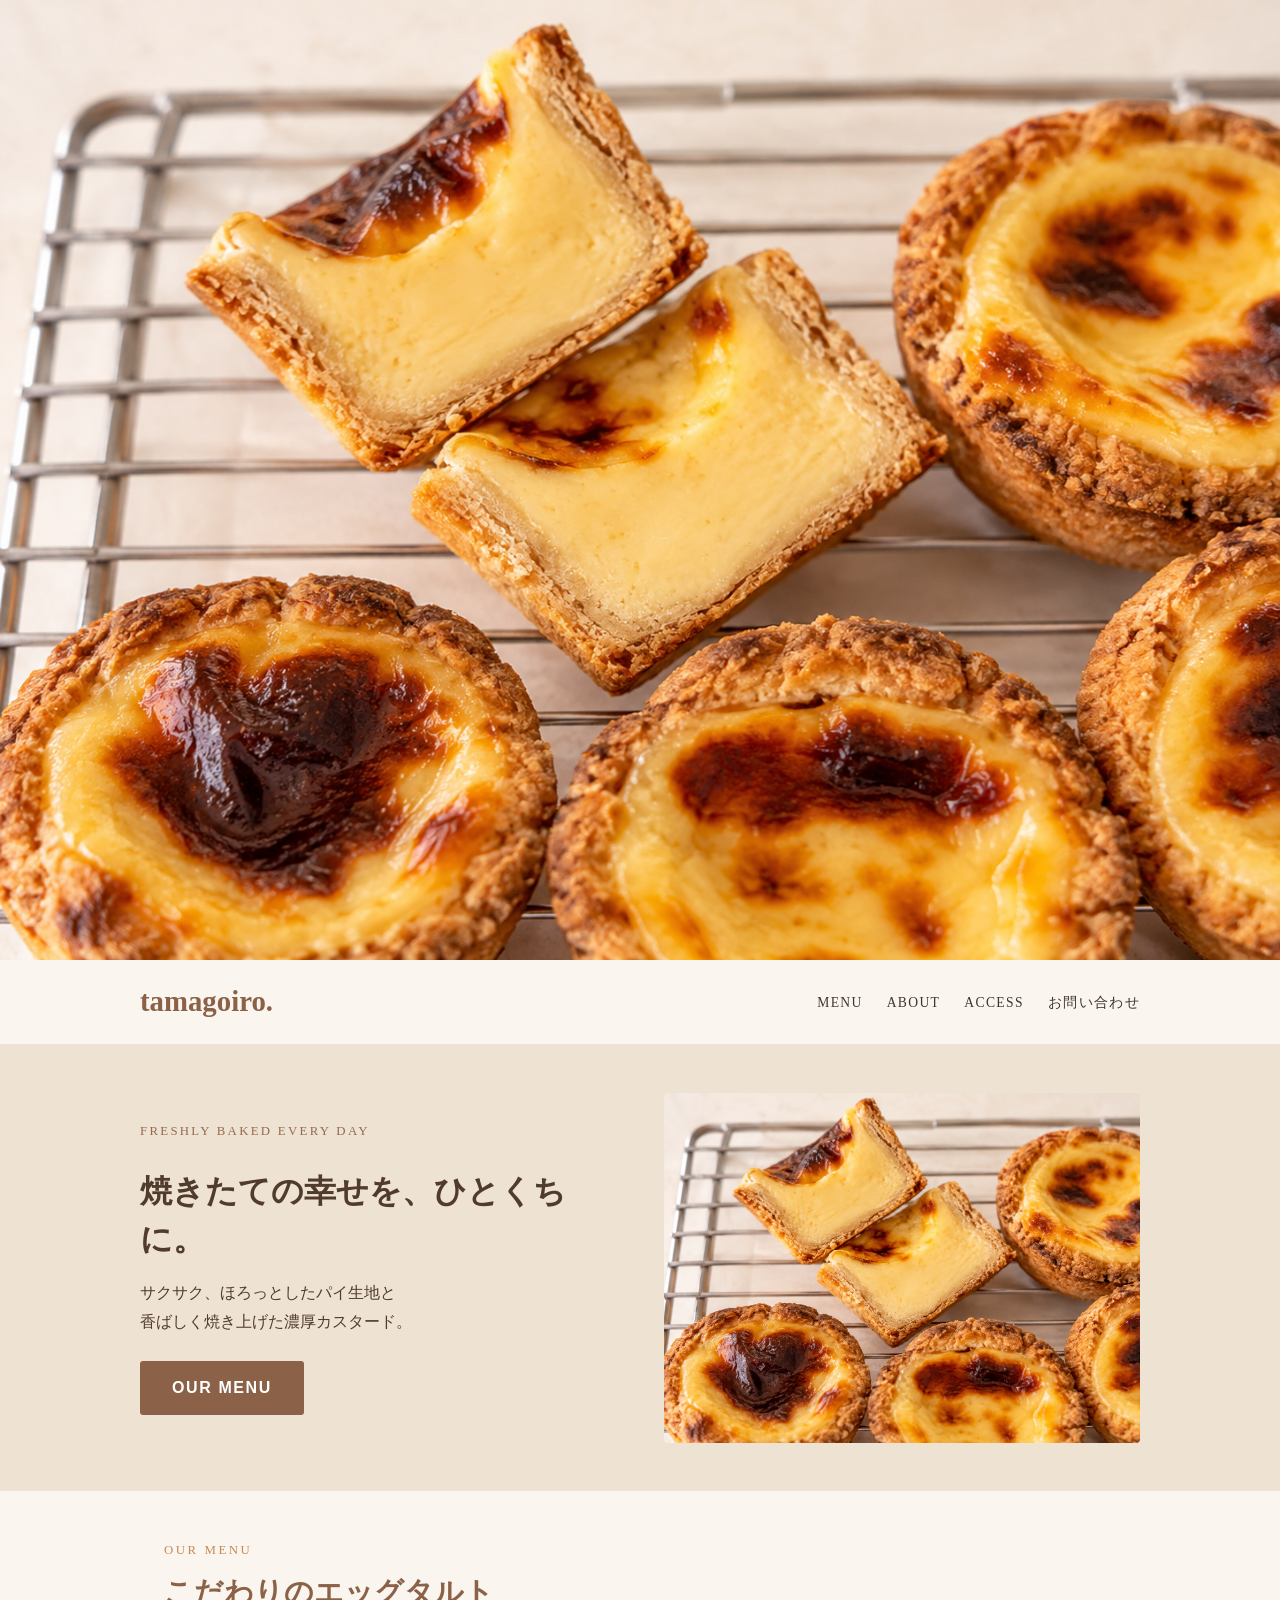
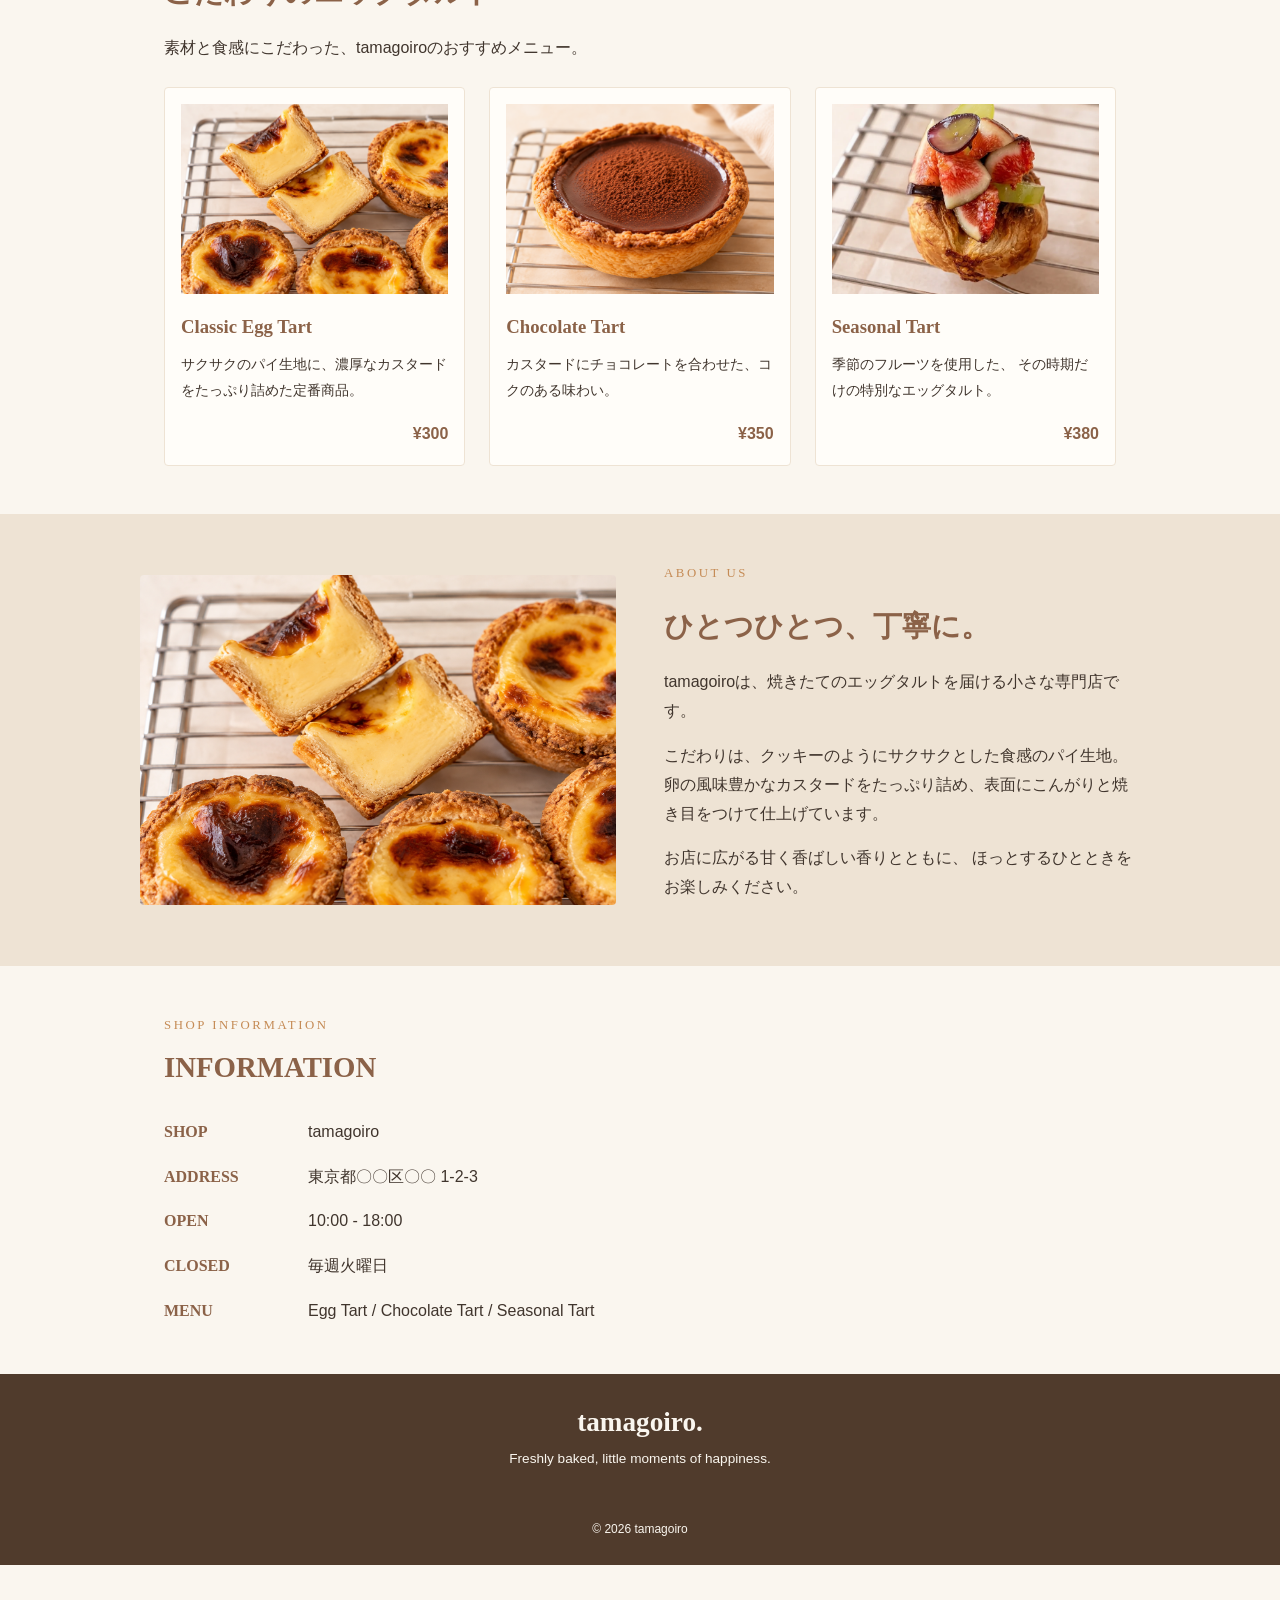
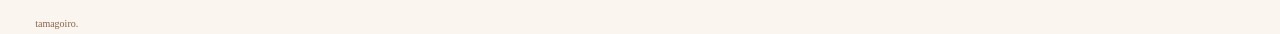
<file: 新しいフォルダー/index.html>
<!DOCTYPE html>
<img src="images/egg-tart.png" alt="エッグタルト">
<html lang="ja">
<head>
  <meta charset="UTF-8">
  <meta name="viewport" content="width=device-width, initial-scale=1.0">
  <title>tamagoiro | Egg Tart Bakery</title>
  <link rel="stylesheet" href="style.css">
</head>

<body>

  <!-- HEADER -->
  <header class="site-header">
    <div class="inner">
      <a href="#" class="logo">tamagoiro.</a>

      <nav>
        <ul>
          <li><a href="#menu">MENU</a></li>
          <li><a href="#about">ABOUT</a></li>
          <li><a href="#info">ACCESS</a></li>
          <li><a href="contact.html">お問い合わせ</a></li>
        </ul>
      </nav>
    </div>
  </header>

  <main>

    <!-- HERO -->
    <section class="hero">
      <div class="inner hero-inner">
        <div class="hero-content">
          <p class="hero-sub">FRESHLY BAKED EVERY DAY</p>
          <h1>焼きたての幸せを、ひとくちに。</h1>
          <p>
            サクサク、ほろっとしたパイ生地と<br>
            香ばしく焼き上げた濃厚カスタード。
          </p>
          <a href="#menu" class="btn">OUR MENU</a>
        </div>

        <div class="hero-photo">
          <img src="images/egg-tart.png" alt="こんがり焼き目のついたエッグタルト">
        </div>
      </div>
    </section>

    <!-- MENU -->
    <section class="features inner" id="menu">
      <p class="section-sub">OUR MENU</p>
      <h2>こだわりのエッグタルト</h2>
      <p class="section-intro">
        素材と食感にこだわった、tamagoiroのおすすめメニュー。
      </p>

      <div class="cards">

        <div class="card">
          <div class="menu-photo">
            <img src="images/egg-tart.png" alt="クラシックエッグタルト">
          </div>
          <h3>Classic Egg Tart</h3>
          <p>
            サクサクのパイ生地に、濃厚なカスタードをたっぷり詰めた定番商品。
          </p>
          <span class="price">¥300</span>
        </div>

        <div class="card">
        <div class="menu-photo">
       <img src="images/chocolate-tart.png" alt="チョコレートタルト">
       </div>
          <h3>Chocolate Tart</h3>
          <p>
            カスタードにチョコレートを合わせた、コクのある味わい。
          </p>

          <span class="price">¥350</span>
        </div>

        <div class="card">

<div class="menu-photo">
  <img src="images/seasonal-tart.webp" alt="季節限定のエッグタルト">
</div>
<h3>Seasonal Tart</h3>
<p>
  季節のフルーツを使用した、
  その時期だけの特別なエッグタルト。
</p>
<span class="price">¥380</span>
        </div>

      </div>
    </section>

    <!-- ABOUT -->
    <section class="story" id="about">
      <div class="inner story-inner">
        <div class="story-image">
          <img src="images/egg-tart.png" alt="tamagoiroの焼きたてエッグタルト">
        </div>

        <div class="story-content">
          <p class="section-sub">ABOUT US</p>
          <h2>ひとつひとつ、丁寧に。</h2>
          <p>
            tamagoiroは、焼きたてのエッグタルトを届ける小さな専門店です。
          </p>
          <p>
            こだわりは、クッキーのようにサクサクとした食感のパイ生地。
            卵の風味豊かなカスタードをたっぷり詰め、表面にこんがりと焼き目をつけて仕上げています。
          </p>
          <p>
            お店に広がる甘く香ばしい香りとともに、
            ほっとするひとときをお楽しみください。
          </p>
        </div>
      </div>
    </section>

    <!-- SHOP INFORMATION -->
    <section class="info inner" id="info">
      <p class="section-sub">SHOP INFORMATION</p>
      <h2>INFORMATION</h2>

      <dl>
        <dt>SHOP</dt>
        <dd>tamagoiro</dd>

        <dt>ADDRESS</dt>
        <dd>東京都〇〇区〇〇 1-2-3</dd>

        <dt>OPEN</dt>
        <dd>10:00 - 18:00</dd>

        <dt>CLOSED</dt>
        <dd>毎週火曜日</dd>

        <dt>MENU</dt>
        <dd>Egg Tart / Chocolate Tart / Seasonal Tart</dd>
      </dl>
    </section>

  </main>

  <!-- FOOTER -->
  <footer>
    <div class="inner">
      <p class="footer-logo">tamagoiro.</p>
      <p>Freshly baked, little moments of happiness.</p>
      <p class="copyright">© 2026 tamagoiro</p>
    </div>
  </footer>

</body>
<p class="copyright">
  <small>© 2026 <span class="footer-site-name">tamagoiro.</span></small>
</p>
</html>
</file>
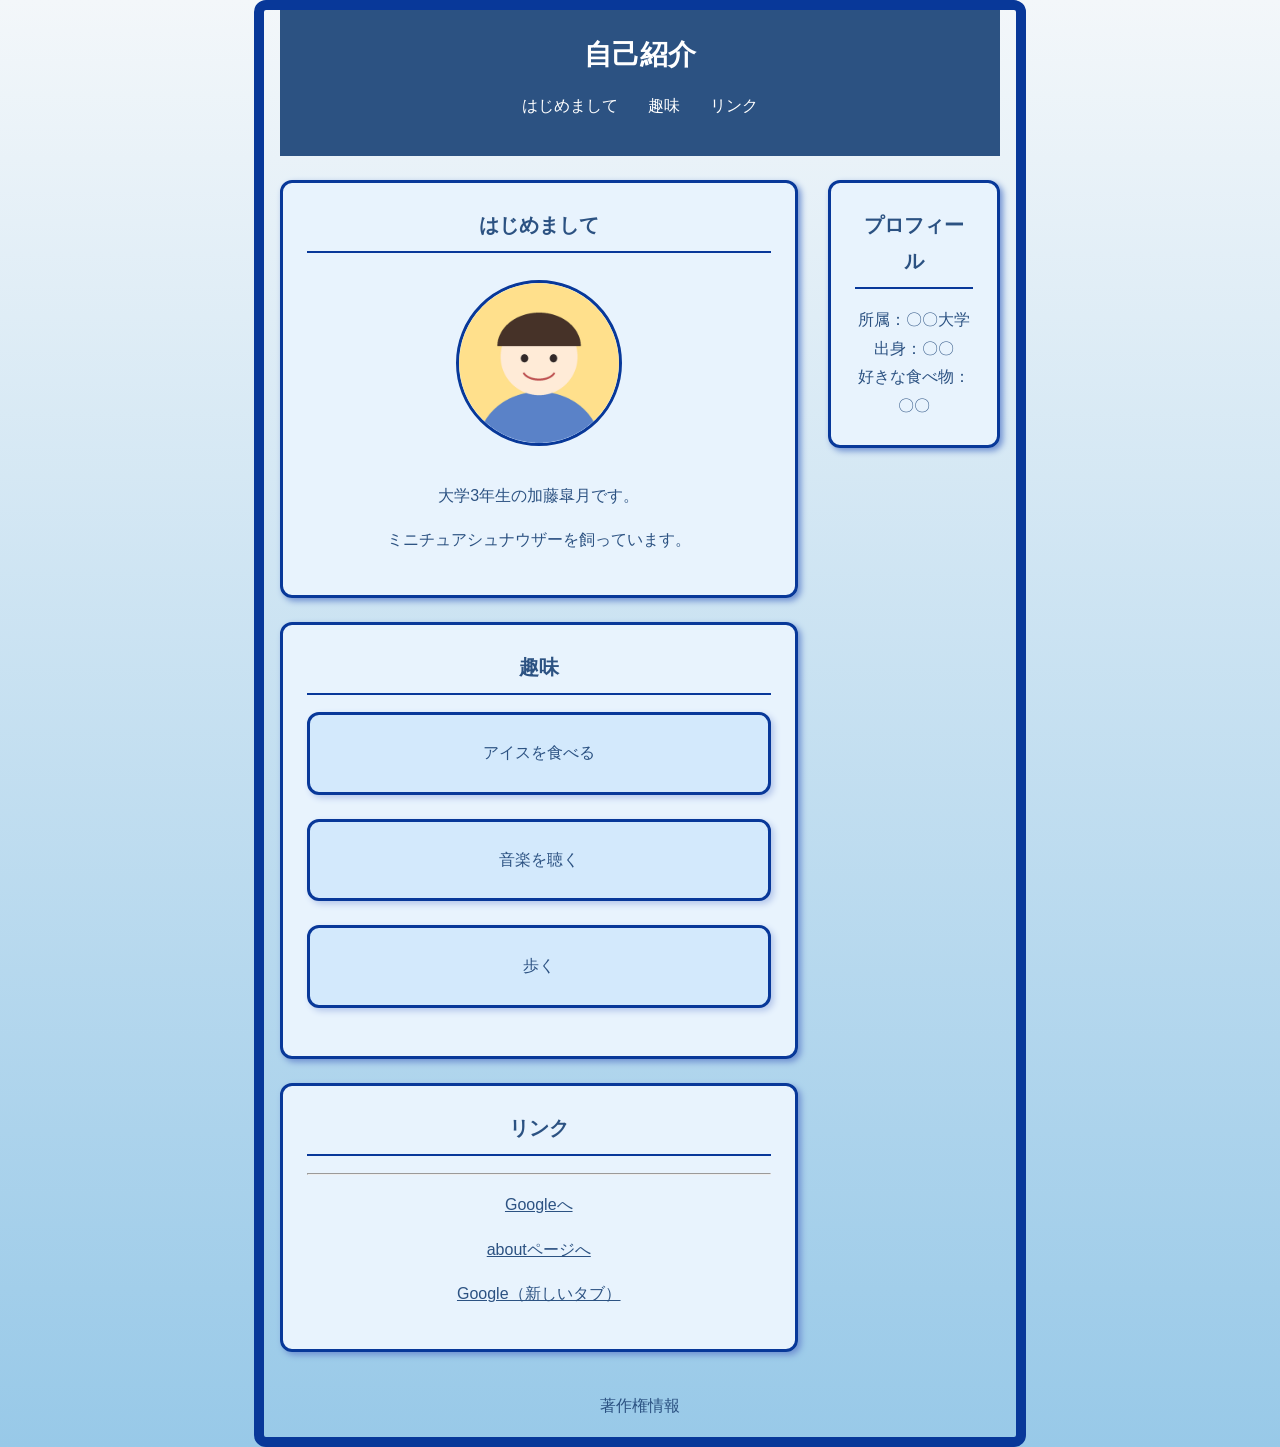
<file: profile.html>
<!DOCTYPE html>
<html lang="ja">

<head>
    <meta charset="UTF-8">
    <meta name="viewport" content="width=device-width, initial-scale=1.0">
    <title>自己紹介</title>
    <link rel="stylesheet" href="./自己紹介_files/style.css">
</head>

<body>
    <header>
        <h1>自己紹介</h1>
        <nav>
            <ul class="nav-menu">
                <li><a href="#hello">はじめまして</a></li>
                <li><a href="#hobby">趣味</a></li>
                <li><a href="#links">リンク</a></li>
            </ul>
        </nav>
    </header>

    <main>
        <div class="layout">

            <!-- メインコンテンツ -->
            <div class="content">

                <!-- はじめまして -->
                <section id="hello">
                    <h2>はじめまして</h2>

                    <img class="photo" src="./自己紹介_files/sample-avatar.png" alt="青い服を着た人物のアイコン">

                    <p class="red">大学3年生の加藤皐月です。</p>
                    <p class="red">ミニチュアシュナウザーを飼っています。</p>
                </section>

                <!-- 趣味 -->
                <section id="hobby">
                    <h2>趣味</h2>
                    <ul class="box-list">
                        <li>アイスを食べる</li>
                        <li>音楽を聴く</li>
                        <li>歩く</li>
                    </ul>
                </section>

                <!-- リンク -->
                <section id="links">
                    <h2>リンク</h2>
                    <hr>

                    <p>
                        <a href="https://www.google.com/">
                            Googleへ
                        </a>
                    </p>

                    <p>
                        <a href="about.html">
                            aboutページへ
                        </a>
                    </p>

                    <p>
                        <a href="https://www.google.com/" target="_blank" rel="noopener noreferrer">
                            Google（新しいタブ）
                        </a>
                    </p>
                </section>

            </div>

            <!-- 右側のプロフィール欄 -->
            <aside class="side">
                <section>
                    <h2>プロフィール</h2>
                    <ul>
                        <li>所属：〇〇大学</li>
                        <li>出身：〇〇</li>
                        <li>好きな食べ物：〇〇</li>
                    </ul>
                </section>
            </aside>

        </div>
    </main>

    <footer>
        <p>著作権情報</p>
    </footer>

</body>

</html>
</file>
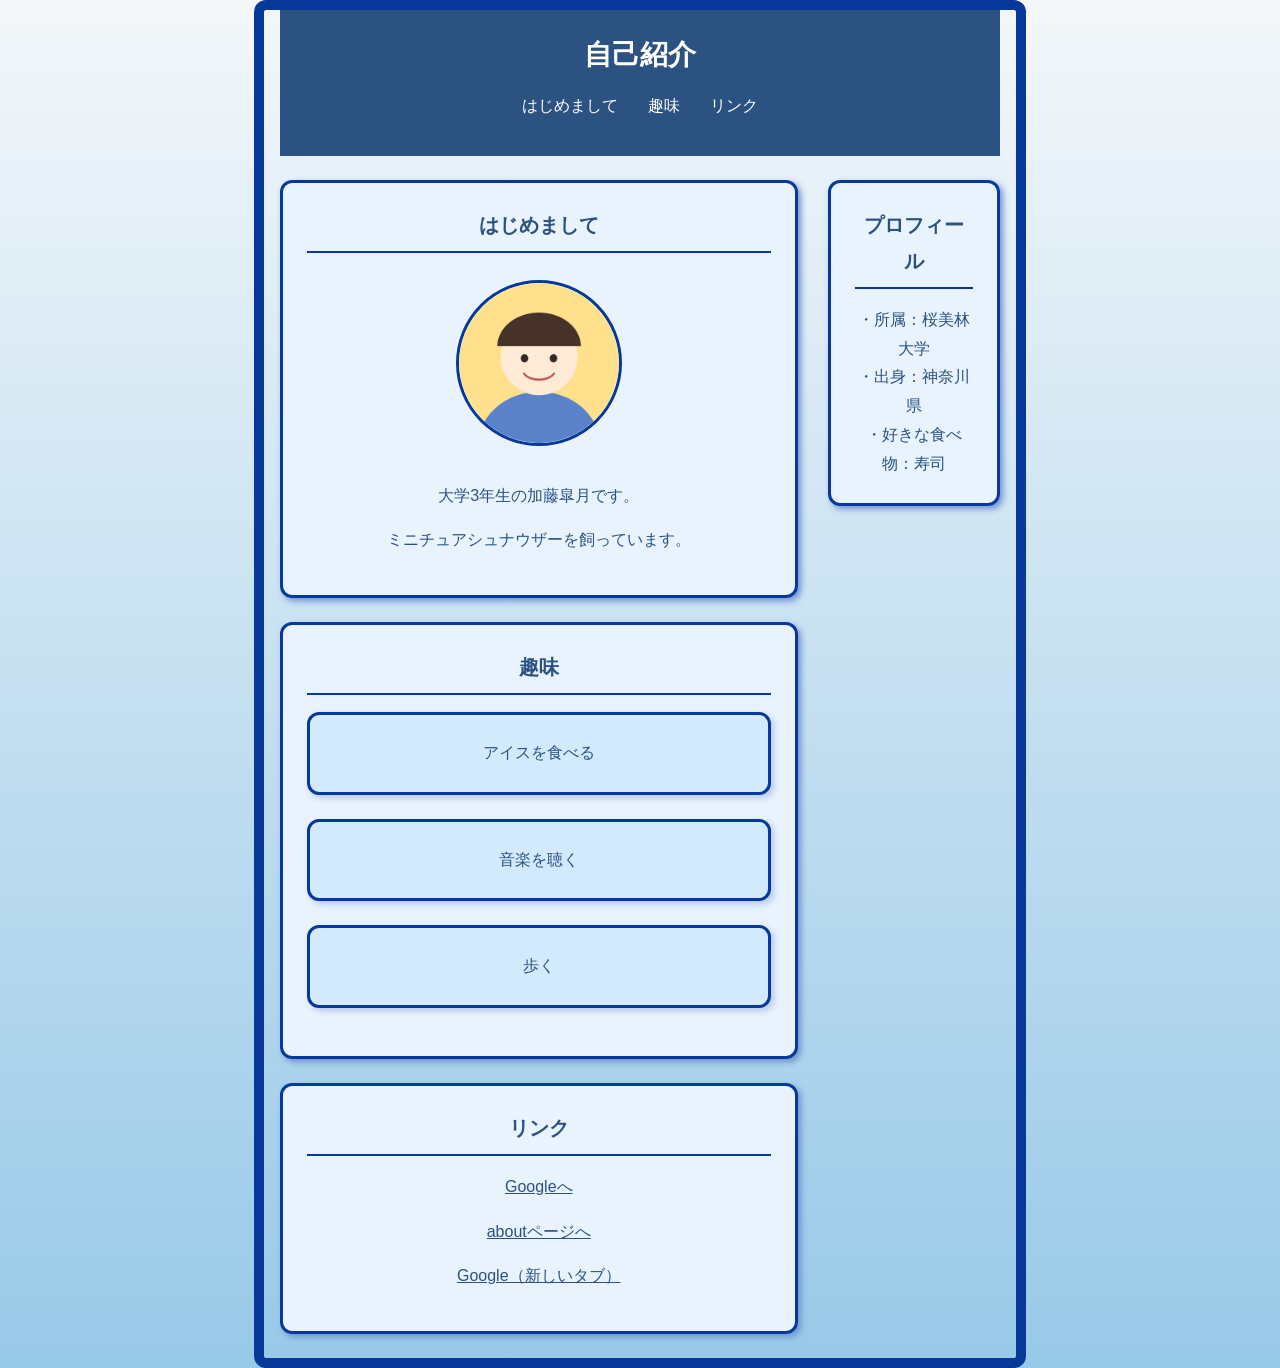
<file: 自己紹介.html>
<!DOCTYPE html>
<html lang="ja">

<head>
    <meta charset="UTF-8">
    <meta name="viewport" content="width=device-width, initial-scale=1.0">
    <title>自己紹介</title>
    <link rel="stylesheet" href="./自己紹介_files/style.css">
</head>

<body>
    <header>
        <h1>自己紹介</h1>
        <nav>
            <ul class="nav-menu">
                <li><a href="#hello">はじめまして</a></li>
                <li><a href="#hobby">趣味</a></li>
                <li><a href="#links">リンク</a></li>
            </ul>
        </nav>
    </header>

    <main>
        <div class="layout">

            <!-- メインコンテンツ -->
            <div class="content">

                <!-- はじめまして -->
                <section id="hello">
                    <h2>はじめまして</h2>

                    <img class="photo" src="./自己紹介_files/sample-avatar.png" alt="青い服を着た人物のアイコン">

                    <p class="red">大学3年生の加藤皐月です。</p>
                    <p class="red">ミニチュアシュナウザーを飼っています。</p>
                </section>

                <!-- 趣味 -->
                <section id="hobby">
                    <h2>趣味</h2>
                    <ul class="box-list">
                        <li>アイスを食べる</li>
                        <li>音楽を聴く</li>
                        <li>歩く</li>
                    </ul>
                </section>

                <!-- リンク -->
                <section id="links">
                    <h2>リンク</h2>

                    <p>
                        <a href="https://www.google.com/">
                            Googleへ
                        </a>
                    </p>

                    <p>
                        <a href="about.html">
                            aboutページへ
                        </a>
                    </p>

                    <p>
                        <a href="https://www.google.com/" target="_blank" rel="noopener noreferrer">
                            Google（新しいタブ）
                        </a>
                    </p>
                </section>

            </div>

            <!-- 右側のプロフィール欄 -->
            <aside class="side">
                <section>
                    <h2>プロフィール</h2>
                    <ul>
                        <li>・所属：桜美林大学</li>
                        <li>・出身：神奈川県</li>
                        <li>・好きな食べ物：寿司</li>
                    </ul>
                </section>
            </aside>

        </div>
    </main>

</body>

</html>
</file>
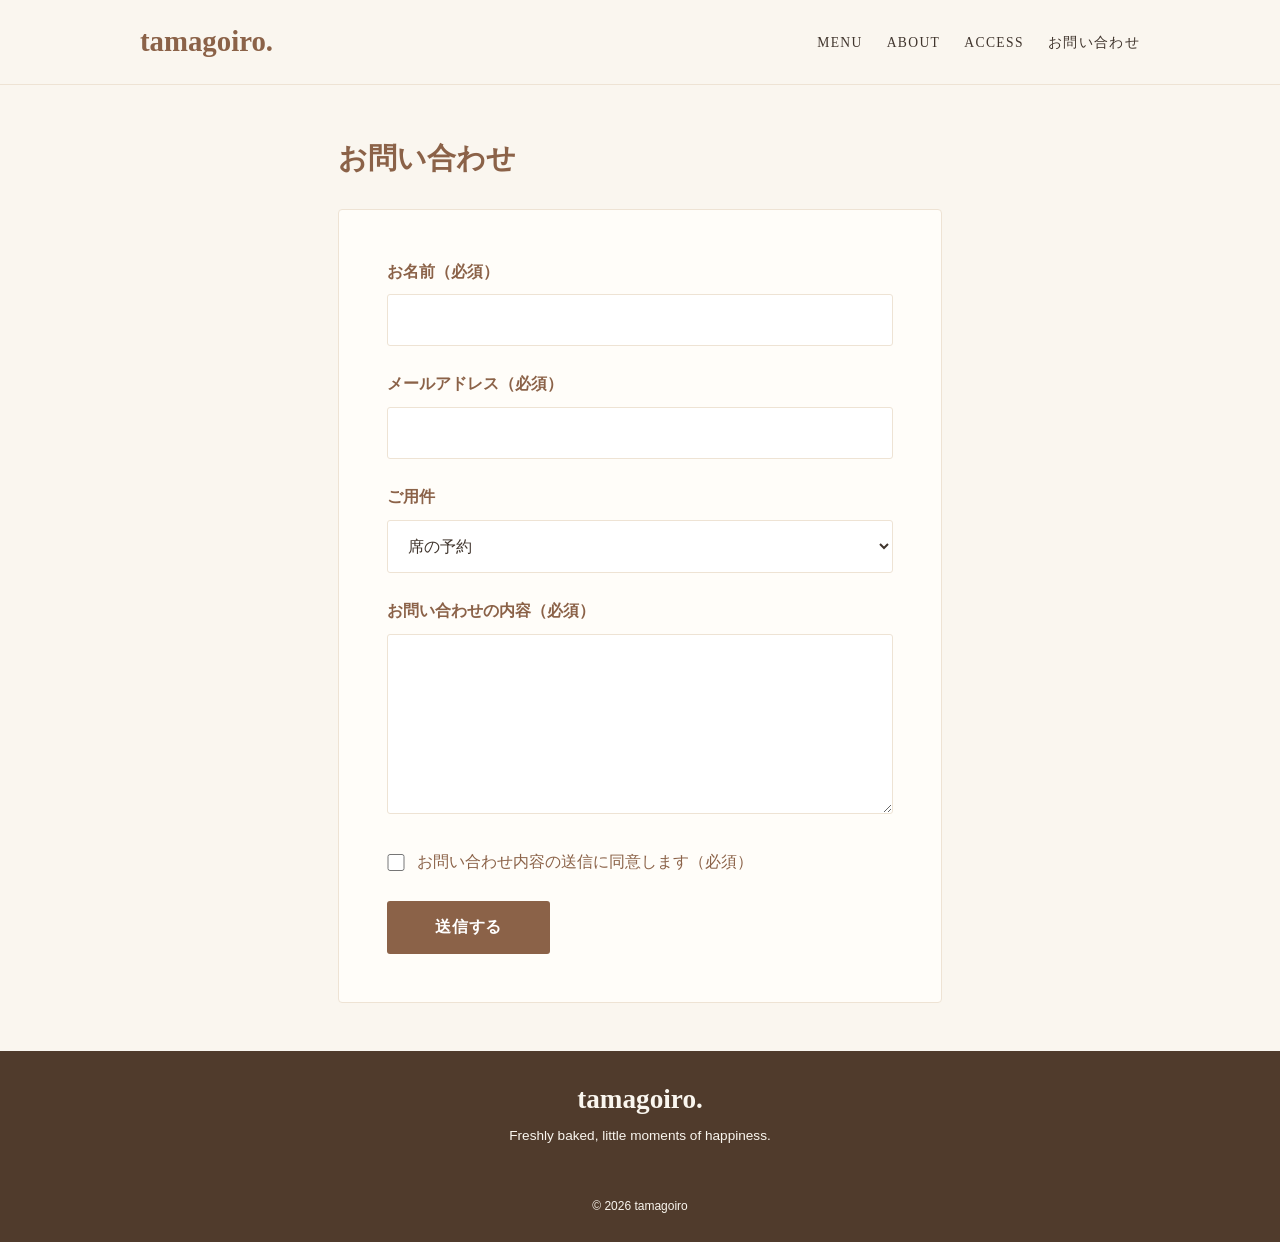
<file: 新しいフォルダー/contact.html>
<!DOCTYPE html>
<html lang="ja">
<head>
  <meta charset="UTF-8">
  <meta name="viewport" content="width=device-width, initial-scale=1.0">
  <title>tamagoiro | Egg Tart Bakery</title>
  <link rel="stylesheet" href="style.css">
</head>

<body>

  <!-- HEADER -->
  <header class="site-header">
    <div class="inner">
      <a href="#" class="logo">tamagoiro.</a>

      <nav>
        <ul>
          <li><a href="index.html#menu">MENU</a></li>
          <li><a href="index.html#about">ABOUT</a></li>
          <li><a href="index.html#info">ACCESS</a></li>
          <li><a href="contact.html">お問い合わせ</a></li>
        </ul>
      </nav>
    </div>
  </header>

  <main class="contact-main">
    <section>
      <h1>お問い合わせ</h1>

      <form method="post">
        <div>
          <label for="name">お名前（必須）</label>
          <input type="text" id="name" name="name" autocomplete="name" required>
        </div>

        <div>
          <label for="email">メールアドレス（必須）</label>
          <input type="email" id="email" name="email" autocomplete="email" required>
        </div>

        <div>
          <label for="subject">ご用件</label>
          <select id="subject" name="subject" autocomplete="off">
            <option value="reservation">席の予約</option>
            <option value="question">お店への質問</option>
            <option value="other">その他</option>
          </select>
        </div>

        <div>
          <label for="message">お問い合わせの内容（必須）</label>
          <textarea id="message" name="message" minlength="10" maxlength="500" autocomplete="off" required></textarea>
        </div>

        <div>
          <input type="checkbox" id="consent" name="consent" autocomplete="off" required>
          <label for="consent">お問い合わせ内容の送信に同意します（必須）</label>
        </div>

        <button type="submit">送信する</button>
      </form>
    </section>
  </main>

  <!-- FOOTER -->
  <footer>
    <div class="inner">
      <p class="footer-logo">tamagoiro.</p>
      <p>Freshly baked, little moments of happiness.</p>
      <p class="copyright">© 2026 tamagoiro</p>
    </div>
  </footer>

</body>
</html>
</file>
<file: 新しいフォルダー/style.css>
/* ============================================================
   tamagoiro | Egg Tart Bakery
   ============================================================ */

/* ---- 1. 色 ---- */
/* サイト全体で使う色の名前をまとめています。 */
:root {
  --base: #faf6ef;
  --base-sub: #eee3d4;
  --main: #8b6248;
  --accent: #c58b55;
  --text: #40352d;
}

/* ---- 余白 ---- */
/* サイト全体で使う余白の大きさをまとめています。 */
:root {
  --s1: .5rem;
  --s2: 1rem;
  --s3: 1.5rem;
  --s4: 3rem;
  --s5: 5rem;
}

/* ---- 2. 全体 ---- */
/* ページ全体に共通の基本設定を指定します。 */
* {
  box-sizing: border-box;
  margin: 0;
}

/* ページ全体の文字と背景の見た目を指定します。 */
body {
  font-family: "Yu Gothic", "Hiragino Kaku Gothic ProN",
    "Meiryo", sans-serif;
  font-size: 16px;
  line-height: 1.8;
  color: var(--text);
  background-color: var(--base);
}

/* 写真の大きさと切り取り方をそろえます。 */
img {
  width: 100%;
  height: 100%;
  object-fit: cover;
  display: block;
}

/* ---- 3. 中身の幅 ---- */
/* 表示する内容の横幅と中央位置を指定します。 */
.inner {
  max-width: 1000px;
  margin: 0 auto;
}

/* 上部ヘッダーと本文、下部の左右に余白をつけます。 */
.site-header,
main > section,
footer {
  padding-left: var(--s3);
  padding-right: var(--s3);
}

/* ---- 4. ヘッダー ---- */
/* ページ上部のヘッダー部分を装飾します。 */
.site-header {
  padding-top: var(--s2);
  padding-bottom: var(--s2);
  border-bottom: 1px solid var(--base-sub);
  background-color: var(--base);
}

/* ヘッダー内の並び方と間隔を指定します。 */
.site-header .inner {
  display: flex;
  flex-wrap: wrap;
  align-items: center;
  justify-content: space-between;
  gap: var(--s1) var(--s3);
}

/* 店名ロゴの文字と見た目を指定します。 */
.logo {
  color: var(--main);
  font-family: Georgia, serif;
  font-size: 1.8rem;
  font-weight: 700;
  text-decoration: none;
}

/* メニュー項目を横並びにします。 */
.site-header nav ul {
  list-style: none;
  padding: 0;
  display: flex;
  flex-wrap: wrap;
  gap: var(--s1) var(--s3);
}

/* メニューの文字リンクの見た目を指定します。 */
.site-header nav a {
  color: var(--text);
  font-family: Georgia, serif;
  font-size: .85rem;
  letter-spacing: .1em;
  text-decoration: none;
}

/* マウスをメニュー文字の上に乗せたときの見た目です。 */
.site-header nav a:hover {
  color: var(--main);
  text-decoration: underline;
}

/* ---- 5. 最初の画面 ---- */
/* ページ上部の見出し部分全体を装飾します。 */
.hero {
  background-color: #eee2d2;
  color: #503b2c;
  padding-top: var(--s4);
  padding-bottom: var(--s4);
}

/* 上部の文字と写真を横並びに配置します。 */
.hero-inner {
  display: grid;
  grid-template-columns: 1fr 1fr;
  align-items: center;
  gap: var(--s4);
}

/* 上部の文字部分に余白をつけます。 */
.hero-content {
  padding: var(--s2) 0;
}

/* 上部の小見出しを装飾します。 */
.hero-sub {
  font-family: Georgia, serif;
  letter-spacing: .18em;
  font-size: .8rem;
  margin-bottom: var(--s2);
  color: #956b4d;
}

/* 上部の大見出しの大きさと間隔を指定します。 */
.hero h1 {
  font-size: 2rem;
  line-height: 1.5;
  margin-bottom: var(--s2);
}

/* 上部の説明文の下に余白をつけます。 */
.hero p {
  margin-bottom: var(--s3);
}

/* 上部の写真の高さと角の形を指定します。 */
.hero-photo {
  height: 350px;
  overflow: hidden;
  border-radius: 4px;
}

/* メニューへ移動するボタンを装飾します。 */
.btn {
  display: inline-block;
  background-color: var(--main);
  color: #ffffff;
  font-weight: 700;
  padding: .8rem 2rem;
  border-radius: 3px;
  text-decoration: none;
  letter-spacing: .1em;
  transition: background-color .3s, transform .3s;
}

/* マウスをボタンの上に乗せたときの変化を指定します。 */
.btn:hover {
  background-color: #68462f;
  transform: translateY(-3px);
}

/* ---- 6. メニュー ---- */
/* メニュー、紹介、店舗情報の上下に余白をつけます。 */
.features,
.story,
.info {
  padding-top: var(--s4);
  padding-bottom: var(--s4);
}

/* 各部分の小見出しを装飾します。 */
.section-sub {
  color: var(--accent);
  font-family: Georgia, serif;
  font-size: .8rem;
  letter-spacing: .2em;
  margin-bottom: .3rem;
}

/* 各部分の大見出しをそろえて装飾します。 */
.features h2,
.story h2,
.info h2 {
  font-family: Georgia, serif;
  font-size: 1.8rem;
  color: var(--main);
  margin-bottom: var(--s2);
}

/* メニューの説明文の下に余白をつけます。 */
.section-intro {
  margin-bottom: var(--s3);
}

/* 商品カードを横に並べます。 */
.cards {
  display: grid;
  grid-template-columns: repeat(3, 1fr);
  gap: var(--s3);
}

/* 商品カードの背景と枠を装飾します。 */
.card {
  background-color: #fffdf9;
  border: 1px solid var(--base-sub);
  border-radius: 4px;
  padding: var(--s2);
}

/* 商品写真の高さや枠を指定します。 */
.menu-photo {
  height: 190px;
  overflow: hidden;
  margin-bottom: var(--s2);
  background-color: #e7d4bd;
}

/* 商品写真の動きを滑らかにする設定です。 */
.menu-photo img {
  transition: transform .3s;
}

/* 商品カードにマウスを乗せたとき写真を少し拡大します。 */
.card:hover .menu-photo img {
  transform: scale(1.04);
}

/* 商品名の文字を装飾します。 */
.card h3 {
  color: var(--main);
  margin-bottom: var(--s1);
  font-family: Georgia, serif;
}

/* 商品説明の文字を小さくします。 */
.card p {
  font-size: .9rem;
}

/* 商品の値段を右寄せで強調します。 */
.price {
  display: block;
  color: var(--main);
  font-weight: 700;
  margin-top: var(--s2);
  text-align: right;
}

/* 写真がない商品の仮表示 */
/* 写真がない商品に共通の中央表示を指定します。 */
.chocolate-photo,
.seasonal-photo {
  display: flex;
  align-items: center;
  justify-content: center;
  color: #fffaf2;
  font-family: Georgia, serif;
  letter-spacing: .15em;
  font-size: 1.1rem;
}

/* チョコレート商品の仮の背景色を指定します。 */
.chocolate-photo {
  background: linear-gradient(135deg, #9b7157, #503b2c);
}

/* 季節限定商品の仮の背景色を指定します。 */
.seasonal-photo {
  background: linear-gradient(135deg, #d8b28a, #a16d50);
}

/* ---- 7. お店の紹介 ---- */
/* 店舗紹介部分の背景色を指定します。 */
.story {
  background-color: var(--base-sub);
}

/* 店舗紹介の写真と文章を横並びに配置します。 */
.story-inner {
  display: grid;
  grid-template-columns: 1fr 1fr;
  align-items: center;
  gap: var(--s4);
}

/* 店舗紹介の写真の高さと角の形を指定します。 */
.story-image {
  height: 330px;
  overflow: hidden;
  border-radius: 4px;
}

/* 店舗紹介の文章に幅と余白を指定します。 */
.story-content p {
  max-width: 36em;
  margin-bottom: var(--s2);
}

/* ---- 8. 店舗情報 ---- */
/* 店舗情報を項目名と内容の表形式にします。 */
.info dl {
  display: grid;
  grid-template-columns: 8em 1fr;
  gap: var(--s2);
  margin-top: var(--s3);
}

/* 店舗情報の項目名を装飾します。 */
.info dt {
  font-family: Georgia, serif;
  font-weight: 700;
  color: var(--main);
}

/* ---- 9. フッター ---- */
/* ページ下部の背景と文字を装飾します。 */
footer {
  background-color: #503b2c;
  color: var(--base);
  font-size: .85rem;
  padding-top: var(--s3);
  padding-bottom: var(--s3);
  text-align: center;
}

/* 下部の店名ロゴを装飾します。 */
.footer-logo {
  font-family: Georgia, serif;
  font-size: 1.7rem;
  font-weight: 700;
}

/* 下部の著作権表示の余白と大きさを指定します。 */
.copyright {
  margin-top: var(--s2);
  font-size: .75rem;
}

/* ---- 10. スマホ対応 ---- */
/* 画面が狭いときの表示を変更する設定です。 */
@media (max-width: 700px) {
  /* スマホでは上部と店舗紹介を縦に並べます。 */
  .hero-inner,
  .story-inner {
    grid-template-columns: 1fr;
  }

  /* 上部の写真の高さと角の形を指定します。 */
  .hero-photo {
    height: 260px;
  }

  /* 商品カードを横に並べます。 */
  .cards {
    grid-template-columns: 1fr;
  }

  /* 商品写真の高さや枠を指定します。 */
  .menu-photo {
    height: 230px;
  }

  /* 店舗紹介の写真の高さと角の形を指定します。 */
  .story-image {
    height: 250px;
  }

  /* 店舗情報を項目名と内容の表形式にします。 */
  .info dl {
    grid-template-columns: 1fr;
    gap: 0;
  }

  /* スマホでは店舗情報の内容の下に余白をつけます。 */
  .info dd {
    margin-bottom: var(--s2);
  }

  /* 上部の大見出しの大きさと間隔を指定します。 */
  .hero h1 {
    font-size: 1.5rem;
  }

  /* メニュー項目を横並びにします。 */
  .site-header nav ul {
    gap: var(--s1);
  }
}

/* ============================================================
   tamagoiro | Egg Tart Bakery
   ============================================================ */

/* ---- 1. 色 ---- */
/* サイト全体で使う色の名前をまとめています。 */
:root {
  --base: #faf6ef;
  --base-sub: #eee3d4;
  --main: #8b6248;
  --accent: #c58b55;
  --text: #40352d;
}

/* ---- 余白 ---- */
/* サイト全体で使う余白の大きさをまとめています。 */
:root {
  --s1: .5rem;
  --s2: 1rem;
  --s3: 1.5rem;
  --s4: 3rem;
  --s5: 5rem;
}

/* ---- 2. 全体 ---- */
/* ページ全体に共通の基本設定を指定します。 */
* {
  box-sizing: border-box;
  margin: 0;
}

/* ページ全体の文字と背景の見た目を指定します。 */
body {
  font-family: "Yu Gothic", "Hiragino Kaku Gothic ProN",
    "Meiryo", sans-serif;
  font-size: 16px;
  line-height: 1.8;
  color: var(--text);
  background-color: var(--base);
}

/* 写真の大きさと切り取り方をそろえます。 */
img {
  width: 100%;
  height: 100%;
  object-fit: cover;
  display: block;
}

/* ---- 3. 中身の幅 ---- */
/* 表示する内容の横幅と中央位置を指定します。 */
.inner {
  max-width: 1000px;
  margin: 0 auto;
}

/* 上部ヘッダーと本文、下部の左右に余白をつけます。 */
.site-header,
main > section,
footer {
  padding-left: var(--s3);
  padding-right: var(--s3);
}

/* ---- 4. ヘッダー ---- */
/* ページ上部のヘッダー部分を装飾します。 */
.site-header {
  padding-top: var(--s2);
  padding-bottom: var(--s2);
  border-bottom: 1px solid var(--base-sub);
  background-color: var(--base);
}

/* ヘッダー内の並び方と間隔を指定します。 */
.site-header .inner {
  display: flex;
  flex-wrap: wrap;
  align-items: center;
  justify-content: space-between;
  gap: var(--s1) var(--s3);
}

/* 店名ロゴの文字と見た目を指定します。 */
.logo {
  color: var(--main);
  font-family: Georgia, serif;
  font-size: 1.8rem;
  font-weight: 700;
  text-decoration: none;
}

/* メニュー項目を横並びにします。 */
.site-header nav ul {
  list-style: none;
  padding: 0;
  display: flex;
  flex-wrap: wrap;
  gap: var(--s1) var(--s3);
}

/* メニューの文字リンクの見た目を指定します。 */
.site-header nav a {
  color: var(--text);
  font-family: Georgia, serif;
  font-size: .85rem;
  letter-spacing: .1em;
  text-decoration: none;
}

/* マウスをメニュー文字の上に乗せたときの見た目です。 */
.site-header nav a:hover {
  color: var(--main);
  text-decoration: underline;
}

/* ---- 5. 最初の画面 ---- */
/* ページ上部の見出し部分全体を装飾します。 */
.hero {
  background-color: #eee2d2;
  color: #503b2c;
  padding-top: var(--s4);
  padding-bottom: var(--s4);
}

/* 上部の文字と写真を横並びに配置します。 */
.hero-inner {
  display: grid;
  grid-template-columns: 1fr 1fr;
  align-items: center;
  gap: var(--s4);
}

/* 上部の文字部分に余白をつけます。 */
.hero-content {
  padding: var(--s2) 0;
}

/* 上部の小見出しを装飾します。 */
.hero-sub {
  font-family: Georgia, serif;
  letter-spacing: .18em;
  font-size: .8rem;
  margin-bottom: var(--s2);
  color: #956b4d;
}

/* 上部の大見出しの大きさと間隔を指定します。 */
.hero h1 {
  font-size: 2rem;
  line-height: 1.5;
  margin-bottom: var(--s2);
}

/* 上部の説明文の下に余白をつけます。 */
.hero p {
  margin-bottom: var(--s3);
}

/* 上部の写真の高さと角の形を指定します。 */
.hero-photo {
  height: 350px;
  overflow: hidden;
  border-radius: 4px;
}

/* メニューへ移動するボタンを装飾します。 */
.btn {
  display: inline-block;
  background-color: var(--main);
  color: #ffffff;
  font-weight: 700;
  padding: .8rem 2rem;
  border-radius: 3px;
  text-decoration: none;
  letter-spacing: .1em;
  transition: background-color .3s, transform .3s;
}

/* マウスをボタンの上に乗せたときの変化を指定します。 */
.btn:hover {
  background-color: #68462f;
  transform: translateY(-3px);
}

/* ---- 6. メニュー ---- */
/* メニュー、紹介、店舗情報の上下に余白をつけます。 */
.features,
.story,
.info {
  padding-top: var(--s4);
  padding-bottom: var(--s4);
}

/* 各部分の小見出しを装飾します。 */
.section-sub {
  color: var(--accent);
  font-family: Georgia, serif;
  font-size: .8rem;
  letter-spacing: .2em;
  margin-bottom: .3rem;
}

/* 各部分の大見出しをそろえて装飾します。 */
.features h2,
.story h2,
.info h2 {
  font-family: Georgia, serif;
  font-size: 1.8rem;
  color: var(--main);
  margin-bottom: var(--s2);
}

/* メニューの説明文の下に余白をつけます。 */
.section-intro {
  margin-bottom: var(--s3);
}

/* 商品カードを横に並べます。 */
.cards {
  display: grid;
  grid-template-columns: repeat(3, 1fr);
  gap: var(--s3);
}

/* 商品カードの背景と枠を装飾します。 */
.card {
  background-color: #fffdf9;
  border: 1px solid var(--base-sub);
  border-radius: 4px;
  padding: var(--s2);
}

/* 商品写真の高さや枠を指定します。 */
.menu-photo {
  height: 190px;
  overflow: hidden;
  margin-bottom: var(--s2);
  background-color: #e7d4bd;
}

/* 商品写真の動きを滑らかにする設定です。 */
.menu-photo img {
  transition: transform .3s;
}

/* 商品カードにマウスを乗せたとき写真を少し拡大します。 */
.card:hover .menu-photo img {
  transform: scale(1.04);
}

/* 商品名の文字を装飾します。 */
.card h3 {
  color: var(--main);
  margin-bottom: var(--s1);
  font-family: Georgia, serif;
}

/* 商品説明の文字を小さくします。 */
.card p {
  font-size: .9rem;
}

/* 商品の値段を右寄せで強調します。 */
.price {
  display: block;
  color: var(--main);
  font-weight: 700;
  margin-top: var(--s2);
  text-align: right;
}

/* 写真がない商品の仮表示 */
/* 写真がない商品に共通の中央表示を指定します。 */
.chocolate-photo,
.seasonal-photo {
  display: flex;
  align-items: center;
  justify-content: center;
  color: #fffaf2;
  font-family: Georgia, serif;
  letter-spacing: .15em;
  font-size: 1.1rem;
}

/* チョコレート商品の仮の背景色を指定します。 */
.chocolate-photo {
  background: linear-gradient(135deg, #9b7157, #503b2c);
}

/* 季節限定商品の仮の背景色を指定します。 */
.seasonal-photo {
  background: linear-gradient(135deg, #d8b28a, #a16d50);
}

/* ---- 7. お店の紹介 ---- */
/* 店舗紹介部分の背景色を指定します。 */
.story {
  background-color: var(--base-sub);
}

/* 店舗紹介の写真と文章を横並びに配置します。 */
.story-inner {
  display: grid;
  grid-template-columns: 1fr 1fr;
  align-items: center;
  gap: var(--s4);
}

/* 店舗紹介の写真の高さと角の形を指定します。 */
.story-image {
  height: 330px;
  overflow: hidden;
  border-radius: 4px;
}

/* 店舗紹介の文章に幅と余白を指定します。 */
.story-content p {
  max-width: 36em;
  margin-bottom: var(--s2);
}

/* ---- 8. 店舗情報 ---- */
/* 店舗情報を項目名と内容の表形式にします。 */
.info dl {
  display: grid;
  grid-template-columns: 8em 1fr;
  gap: var(--s2);
  margin-top: var(--s3);
}

/* 店舗情報の項目名を装飾します。 */
.info dt {
  font-family: Georgia, serif;
  font-weight: 700;
  color: var(--main);
}

/* ---- 9. フッター ---- */
/* ページ下部の背景と文字を装飾します。 */
footer {
  background-color: #503b2c;
  color: var(--base);
  font-size: .85rem;
  padding-top: var(--s3);
  padding-bottom: var(--s3);
  text-align: center;
}

/* 下部の店名ロゴを装飾します。 */
.footer-logo {
  font-family: Georgia, serif;
  font-size: 1.7rem;
  font-weight: 700;
}

/* 下部の著作権表示の余白と大きさを指定します。 */
.copyright {
  margin-top: var(--s2);
  font-size: .75rem;
}

/* ---- 10. スマホ対応 ---- */
/* 画面が狭いときの表示を変更する設定です。 */
@media (max-width: 700px) {
  /* スマホでは上部と店舗紹介を縦に並べます。 */
  .hero-inner,
  .story-inner {
    grid-template-columns: 1fr;
  }

  /* 上部の写真の高さと角の形を指定します。 */
  .hero-photo {
    height: 260px;
  }

  /* 商品カードを横に並べます。 */
  .cards {
    grid-template-columns: 1fr;
  }

  /* 商品写真の高さや枠を指定します。 */
  .menu-photo {
    height: 230px;
  }

  /* 店舗紹介の写真の高さと角の形を指定します。 */
  .story-image {
    height: 250px;
  }

  /* 店舗情報を項目名と内容の表形式にします。 */
  .info dl {
    grid-template-columns: 1fr;
    gap: 0;
  }

  /* スマホでは店舗情報の内容の下に余白をつけます。 */
  .info dd {
    margin-bottom: var(--s2);
  }

  /* 上部の大見出しの大きさと間隔を指定します。 */
  .hero h1 {
    font-size: 1.5rem;
  }

  /* メニュー項目を横並びにします。 */
  .site-header nav ul {
    gap: var(--s1);
  }
}
.copyright {
  margin-top: var(--s4);
  color: var(--base);
  font-size: .75rem;
}

.footer-site-name {
  font-family: Georgia, serif;
  color: var(--main);
}

/* ---- 11. お問い合わせページ ---- */

/* お問い合わせページの本文全体に余白をつけます。 */
.contact-main {
  max-width: 700px;
  margin: 0 auto;
  padding: var(--s4) var(--s3);
}

/* お問い合わせページの見出しを装飾します。 */
.contact-main h1 {
  color: var(--main);
  font-family: Georgia, serif;
  font-size: 1.8rem;
  margin-bottom: var(--s3);
}

/* フォーム全体を白いカードのように見せます。 */
.contact-main form {
  background-color: #fffdf9;
  border: 1px solid var(--base-sub);
  border-radius: 4px;
  padding: var(--s4);
}

/* 各入力欄の間に余白をつけます。 */
.contact-main form > div {
  margin-bottom: var(--s3);
}

/* 入力欄の名前を太字で読みやすくします。 */
.contact-main label {
  display: block;
  color: var(--main);
  font-weight: 700;
  margin-bottom: var(--s1);
}

/* 入力欄と選択欄の見た目をそろえます。 */
.contact-main input[type="text"],
.contact-main input[type="email"],
.contact-main select,
.contact-main textarea {
  width: 100%;
  border: 1px solid var(--base-sub);
  border-radius: 3px;
  background-color: #ffffff;
  color: var(--text);
  font-family: inherit;
  font-size: 1rem;
  padding: var(--s2);
}

/* お問い合わせ本文を十分な高さで入力できるようにします。 */
.contact-main textarea {
  min-height: 180px;
  resize: vertical;
}

/* 入力欄を選んだときに枠を目立たせます。 */
.contact-main input:focus,
.contact-main select:focus,
.contact-main textarea:focus {
  border-color: var(--accent);
  outline: 2px solid var(--base-sub);
}

/* チェック欄と同意文を横に並べます。 */
.contact-main input[type="checkbox"] {
  width: 1.1rem;
  height: 1.1rem;
  margin-right: var(--s1);
  vertical-align: middle;
}

.contact-main input[type="checkbox"] + label {
  display: inline;
  font-weight: 400;
  vertical-align: middle;
}

/* 送信ボタンの見た目を指定します。 */
.contact-main button[type="submit"] {
  display: inline-block;
  border: 0;
  border-radius: 3px;
  background-color: var(--main);
  color: #ffffff;
  font-family: inherit;
  font-size: 1rem;
  font-weight: 700;
  padding: var(--s2) var(--s4);
  cursor: pointer;
  letter-spacing: .05em;
  transition: background-color .3s, transform .3s;
}

/* マウスを送信ボタンの上に乗せたときの変化を指定します。 */
.contact-main button[type="submit"]:hover {
  background-color: #68462f;
  transform: translateY(-3px);
}

/* スマートフォンでは余白とボタン幅を調整します。 */
@media (max-width: 700px) {
  .contact-main {
    padding: var(--s3) var(--s2);
  }

  .contact-main form {
    padding: var(--s3) var(--s2);
  }

  .contact-main button[type="submit"] {
    width: 100%;
  }
}
</file>
<file: 自己紹介_files/style.css>
/* 試しに、見出しの色を変えてみる */
.photo {
    width: 160px;
}

h3 {
    font-family: "Hiragino Kaku Gothic ProN", "Yu Gothic", "Meiryo", sans-serif;
    font-size: 24px;
    line-height: 1.8;
}
li{font-size: 16px;}
p.red {
    color:#2c5282;
}

ul {
    color: #2c5282;
    list-style: none; 
    padding: 0;
    margin: 0;
}

body {
    background-image: linear-gradient(rgb(243, 247, 250), rgb(152, 201, 232));
    font-family: "Hiragino Kaku Gothic ProN", "Yu Gothic", "Meiryo", sans-serif;
    font-size: 16px;
    line-height: 1.8;
    text-align: center;
}

body {
    margin: 20px;
    border: 10px solid rgb(8, 56, 153);
    padding: 50px;
    border-radius: 12px;
    /* 角の丸み */
    max-width: 720px;
    margin: 0 auto;
    padding: 0 16px;
}
/* 趣味のリストだけカードにする */
.box-list li {
    background-color: #d3e9fc;
    padding: 24px;
    margin-bottom: 24px;
    border: 3px solid rgb(8, 56, 153);
    border-radius: 12px;
    box-shadow: 3px 3px 6px rgb(181, 199, 235);
    display: flex;
    justify-content: center;
}

.photo {
    margin: 10px;
    border: 3px solid rgb(8, 56, 153);
    width: 160px;
    border-radius: 100px;
    /* 角の丸み */
}

h1 {
    color: #2c5282;
    font-size: 28px;

}

h2 {
    color: #2c5282;
    font-size: 20px;
    margin-top: 20;
    padding-bottom: 8px;
    border-bottom: 3px solid rgb(8, 56, 153);
}

h1 {
    background-color: #2c5282;
    color: #ffffff;
    padding: 32px 16px;
    text-align: center;
}

h3 {
    color: #2c5282;
    font-size: 24px;
    margin-top: 20;
    padding-bottom: 8px;
    border-bottom: 3px solid rgb(8, 56, 153);
}

a {
    color: #2c5282;
}

body{color: #2c5282;}


/* メインとプロフィールを横並びにする */
.layout {
    display: flex;
    gap: 30px;
    align-items: flex-start;
}

/* 左側：メインコンテンツ */
.content {
    flex: 3;
    min-width: 0;
}

/* 右側：プロフィール欄 */
.side {
    flex: 1;
}

/* ===== ナビゲーション ===== */
/* ヘッダーを横並びにする */
header {
    display: flex;
    flex-direction: column;
    align-items: center;
    background-color: #2c5282;
    padding: 20px 30px;
    border-radius: 0px;
    gap: 12px;

    margin-bottom: 24px;
}

/* タイトルの余白を調整 */
header h1 { background-color: transparent;
    color: #ffffff;
    font-size: 28px;
    text-align: center;
    padding: 0;
    margin: 0;
}

/* ナビゲーション */
header {
    align-items: stretch;
}
.nav-menu {
    width: 100%;
    box-sizing: border-box;
    display: flex;
    justify-content: center;
    gap: 30px;
    list-style: none;
    margin: 0;
    padding: 0 0 15px;
}

/* リンク */
.nav-menu a {
    color: #ffffff;
    text-decoration: none;
    white-space: nowrap;
}

.nav-menu a:hover {
    color: #c9e1f6;
}
/* 4つのセクションをボックスで囲む */
.content section,
.side section {
    background-color: rgba(232, 243, 253, 0.998);
    border: 3px solid rgb(8, 56, 153);
    border-radius: 12px;
    padding: 24px;
    margin-bottom: 24px;
    box-shadow: 3px 3px 6px rgb(111, 144, 209);
}

/* ボックス内の見出し */
.content section h2,
.side section h2 {
    margin-top: 0;
    padding-bottom: 8px;
    border-bottom: 2px solid rgb(8, 56, 153);
}
</file>
